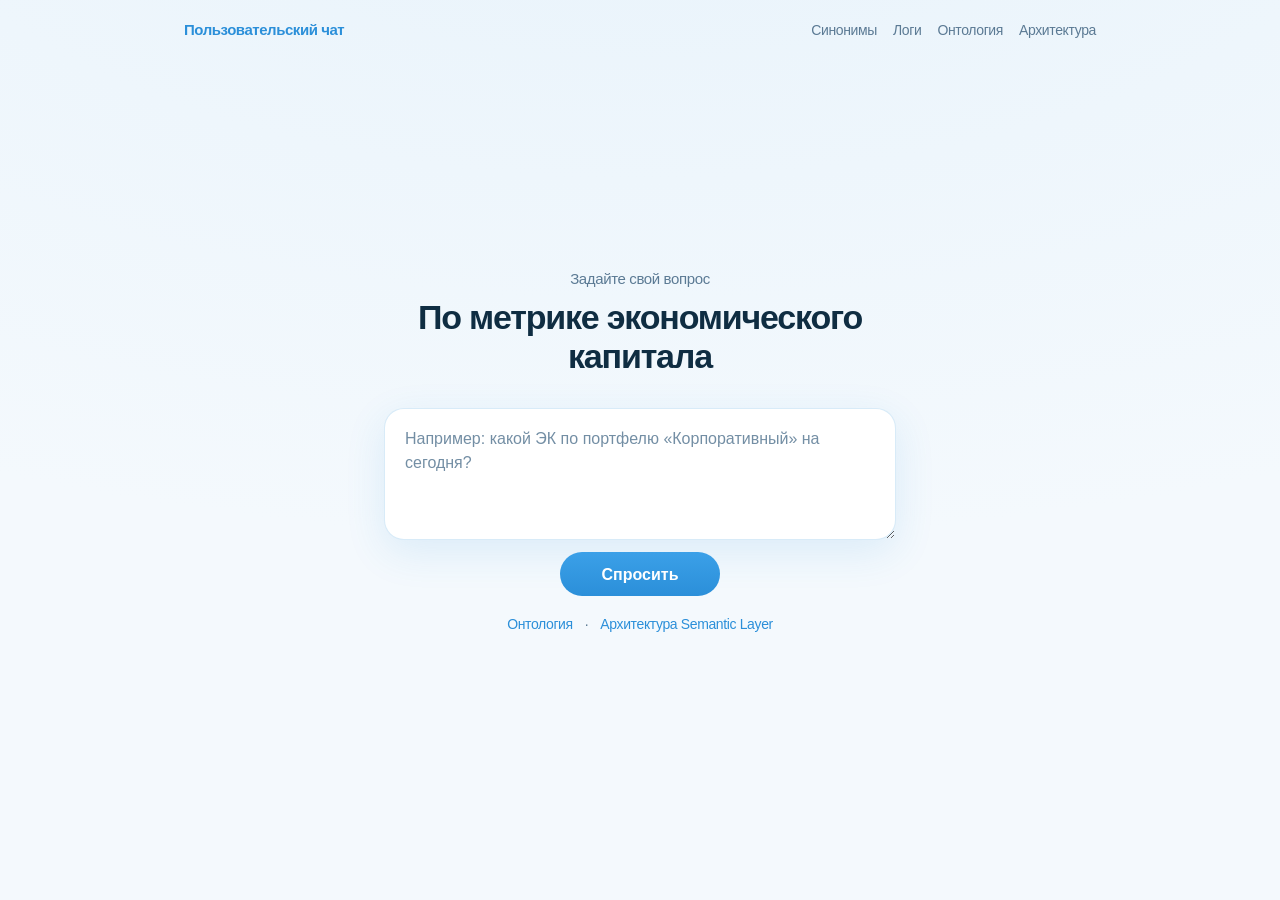
<file: index.html>
<!DOCTYPE html>
<html lang="ru">
  <head>
    <meta charset="utf-8" />
    <meta name="viewport" content="width=device-width, initial-scale=1" />
    <meta name="theme-color" content="#f4f9fd" />
    <title>Пользовательский чат — вопрос по метрике</title>
    <meta name="description" content="Задайте вопрос по экономическому капиталу." />
    <link rel="icon" href="assets/mark.svg" type="image/svg+xml" />
    <link rel="stylesheet" href="styles.css" />
    <link rel="stylesheet" href="pages.css" />
  </head>
  <body>
    <header class="top top--row">
      <span class="top__brand">Пользовательский чат</span>
      <nav class="top__nav">
        <a class="top__link" href="synonyms.html">Синонимы</a>
        <a class="top__link" href="logs.html">Логи</a>
        <a class="top__link" href="ontology.html">Онтология</a>
        <a class="top__link" href="architecture.html">Архитектура</a>
      </nav>
    </header>

    <main class="page">
      <p class="hint">Задайте свой вопрос</p>
      <h1 class="title">По метрике экономического капитала</h1>

      <form class="ask" id="ask-form" novalidate>
        <label class="sr-only" for="question">Ваш вопрос</label>
        <textarea
          id="question"
          name="question"
          class="ask__input"
          rows="4"
          placeholder="Например: какой ЭК по портфелю «Корпоративный» на сегодня?"
          required
        ></textarea>
        <button class="ask__btn" type="submit" id="ask-submit">Спросить</button>
      </form>

      <p class="page-links">
        <a href="ontology.html">Онтология</a>
        ·
        <a href="architecture.html">Архитектура Semantic Layer</a>
      </p>

      <div class="clarify" id="clarify" hidden aria-live="polite">
        <p class="clarify__label">Уточнение</p>
        <p class="clarify__text" id="clarify-text"></p>
        <p class="clarify__hint-mode" id="clarify-hint-mode" hidden></p>
        <button type="button" class="clarify__reset" id="clarify-reset" hidden>
          Отменить уточнение и задать новый вопрос
        </button>
        <div class="clarify__actions" id="clarify-confirm-actions">
          <button class="ask__btn clarify__btn" type="button" id="clarify-yes">Да, верно</button>
          <button class="ask__btn clarify__btn clarify__btn--ghost" type="button" id="clarify-no">
            Нет
          </button>
        </div>
      </div>
    </main>

    <script src="agents/morphology.js"></script>
    <script src="agents/date-parser.js"></script>
    <script src="agents/attribute-bridge.js"></script>
    <script src="agents/ontology-index.js"></script>
    <script src="agents/synonym-agent.js"></script>
    <script src="agents/semantic-layer-agent.js"></script>
    <script src="agents/sql-agent.js"></script>
    <script src="agents/pipeline.js"></script>
    <script src="ask.js"></script>
  </body>
</html>
</file>
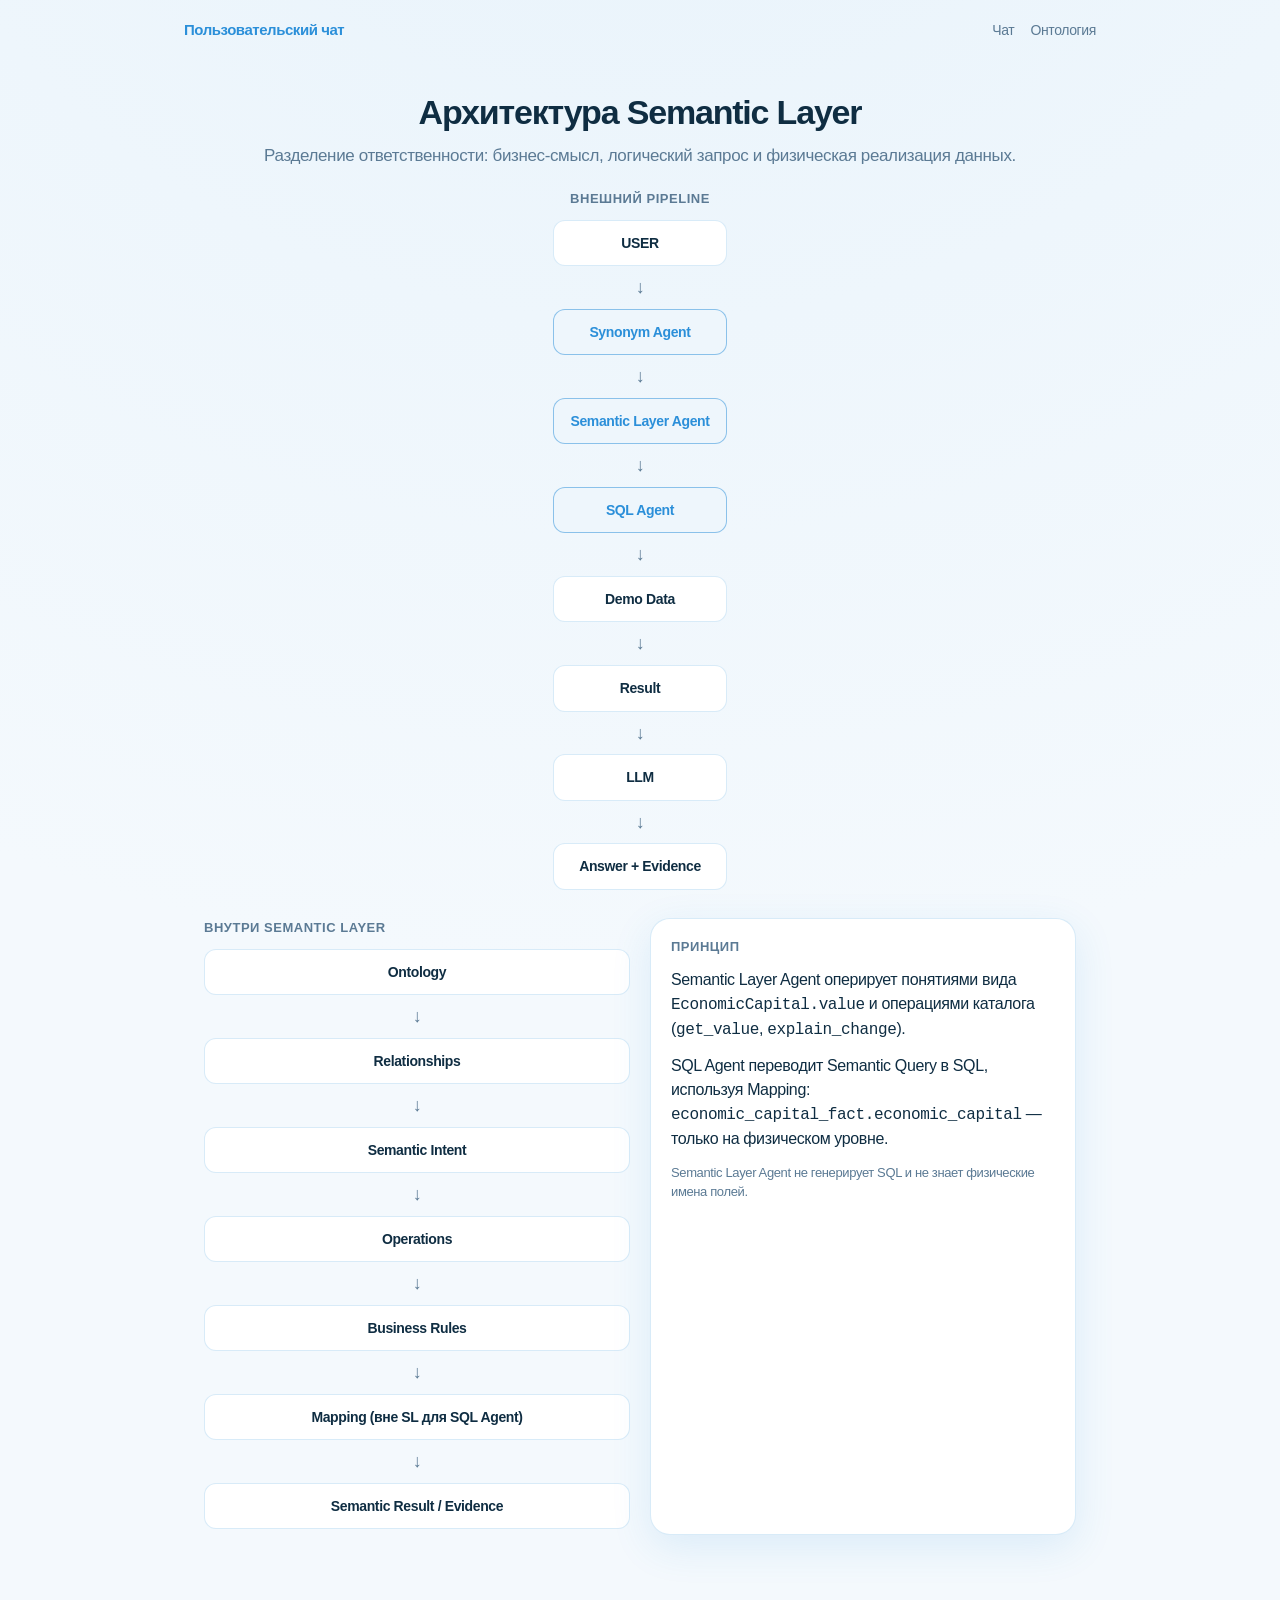
<file: architecture.html>
<!DOCTYPE html>
<html lang="ru">
  <head>
    <meta charset="utf-8" />
    <meta name="viewport" content="width=device-width, initial-scale=1" />
    <title>Пользовательский чат — архитектура Semantic Layer</title>
    <link rel="icon" href="assets/mark.svg" type="image/svg+xml" />
    <link rel="stylesheet" href="styles.css" />
    <link rel="stylesheet" href="pages.css" />
  </head>
  <body>
    <header class="top top--row">
      <a class="top__brand" href="index.html">Пользовательский чат</a>
      <nav class="top__nav">
        <a class="top__link" href="index.html">Чат</a>
        <a class="top__link" href="ontology.html">Онтология</a>
      </nav>
    </header>

    <main class="page page--wide">
      <h1 class="title">Архитектура Semantic Layer</h1>
      <p class="panel__lead">
        Разделение ответственности: бизнес-смысл, логический запрос и физическая реализация данных.
      </p>

      <h2 class="pipe-step__title">Внешний pipeline</h2>
      <div class="arch-diagram">
        <div class="arch-box">USER</div>
        <div class="arch-arrow">↓</div>
        <div class="arch-box arch-box--accent">Synonym Agent</div>
        <div class="arch-arrow">↓</div>
        <div class="arch-box arch-box--accent">Semantic Layer Agent</div>
        <div class="arch-arrow">↓</div>
        <div class="arch-box arch-box--accent">SQL Agent</div>
        <div class="arch-arrow">↓</div>
        <div class="arch-box">Demo Data</div>
        <div class="arch-arrow">↓</div>
        <div class="arch-box">Result</div>
        <div class="arch-arrow">↓</div>
        <div class="arch-box">LLM</div>
        <div class="arch-arrow">↓</div>
        <div class="arch-box">Answer + Evidence</div>
      </div>

      <div class="arch-columns">
        <div>
          <h2 class="pipe-step__title">Внутри Semantic Layer</h2>
          <div class="arch-diagram">
            <div class="arch-box">Ontology</div>
            <div class="arch-arrow">↓</div>
            <div class="arch-box">Relationships</div>
            <div class="arch-arrow">↓</div>
            <div class="arch-box">Semantic Intent</div>
            <div class="arch-arrow">↓</div>
            <div class="arch-box">Operations</div>
            <div class="arch-arrow">↓</div>
            <div class="arch-box">Business Rules</div>
            <div class="arch-arrow">↓</div>
            <div class="arch-box">Mapping (вне SL для SQL Agent)</div>
            <div class="arch-arrow">↓</div>
            <div class="arch-box">Semantic Result / Evidence</div>
          </div>
        </div>
        <div class="pipe-step">
          <h2 class="pipe-step__title">Принцип</h2>
          <p class="pipe-text">
            Semantic Layer Agent оперирует понятиями вида <code>EconomicCapital.value</code> и
            операциями каталога (<code>get_value</code>, <code>explain_change</code>).
          </p>
          <p class="pipe-text" style="margin-top: 12px">
            SQL Agent переводит Semantic Query в SQL, используя Mapping:
            <code>economic_capital_fact.economic_capital</code> — только на физическом уровне.
          </p>
          <p class="pipe-meta" style="margin-top: 12px">
            Semantic Layer Agent не генерирует SQL и не знает физические имена полей.
          </p>
        </div>
      </div>
    </main>
  </body>
</html>
</file>
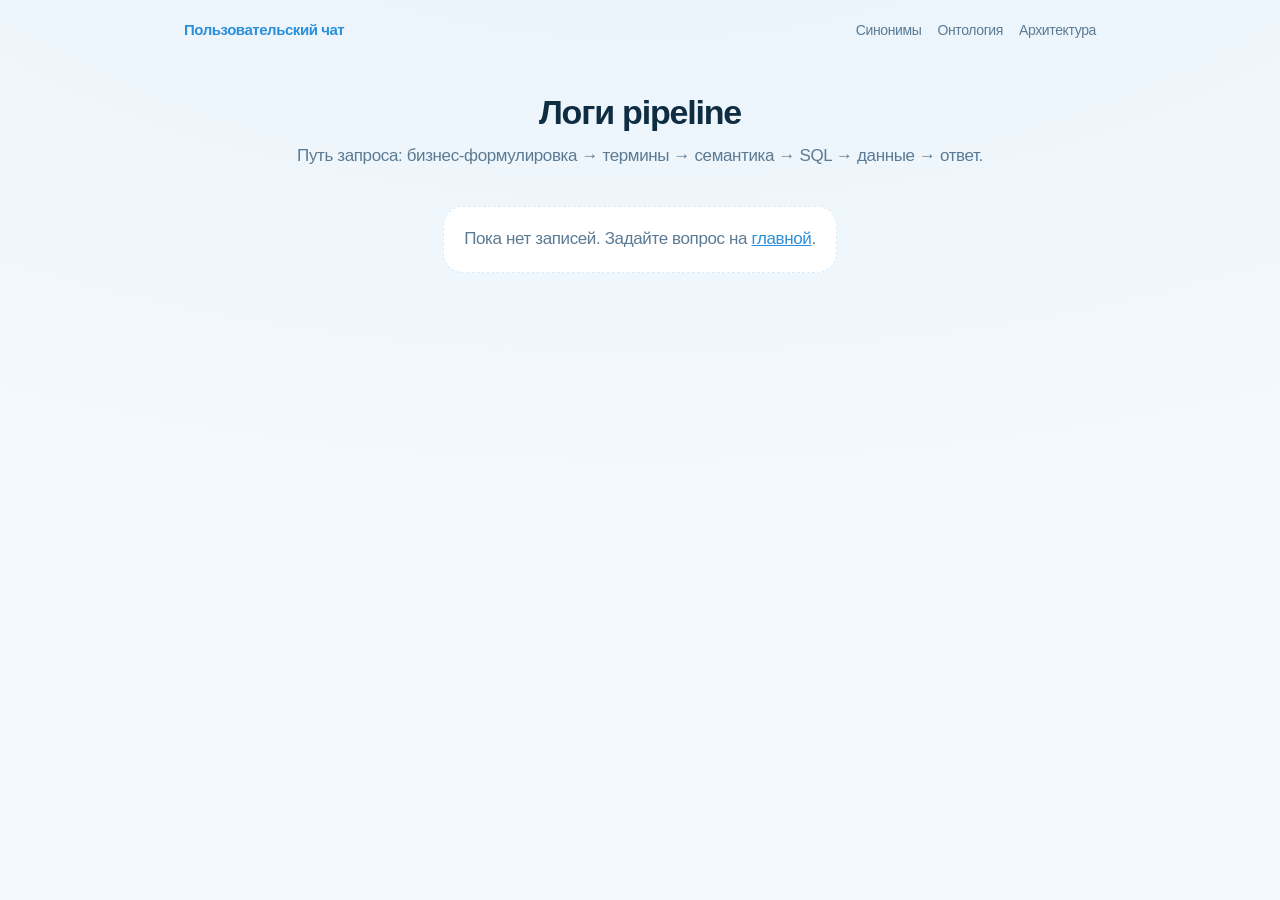
<file: logs.html>
<!DOCTYPE html>
<html lang="ru">
  <head>
    <meta charset="utf-8" />
    <meta name="viewport" content="width=device-width, initial-scale=1" />
    <meta name="theme-color" content="#f4f9fd" />
    <title>Пользовательский чат — логи pipeline</title>
    <link rel="icon" href="assets/mark.svg" type="image/svg+xml" />
    <link rel="stylesheet" href="styles.css" />
    <link rel="stylesheet" href="pages.css" />
  </head>
  <body>
    <header class="top top--row">
      <a class="top__brand" href="index.html">Пользовательский чат</a>
      <nav class="top__nav">
        <a class="top__link" href="synonyms.html">Синонимы</a>
        <a class="top__link" href="ontology.html">Онтология</a>
        <a class="top__link" href="architecture.html">Архитектура</a>
      </nav>
    </header>

    <main class="page page--wide">
      <h1 class="title">Логи pipeline</h1>
      <p class="panel__lead">
        Путь запроса: бизнес-формулировка → термины → семантика → SQL → данные → ответ.
      </p>

      <div id="pipeline-root" hidden></div>
      <p class="empty" id="log-empty">Пока нет записей. Задайте вопрос на <a href="index.html">главной</a>.</p>
      <ul class="log-history" id="log-history" hidden></ul>
    </main>

    <script src="logs-page.js"></script>
  </body>
</html>
</file>
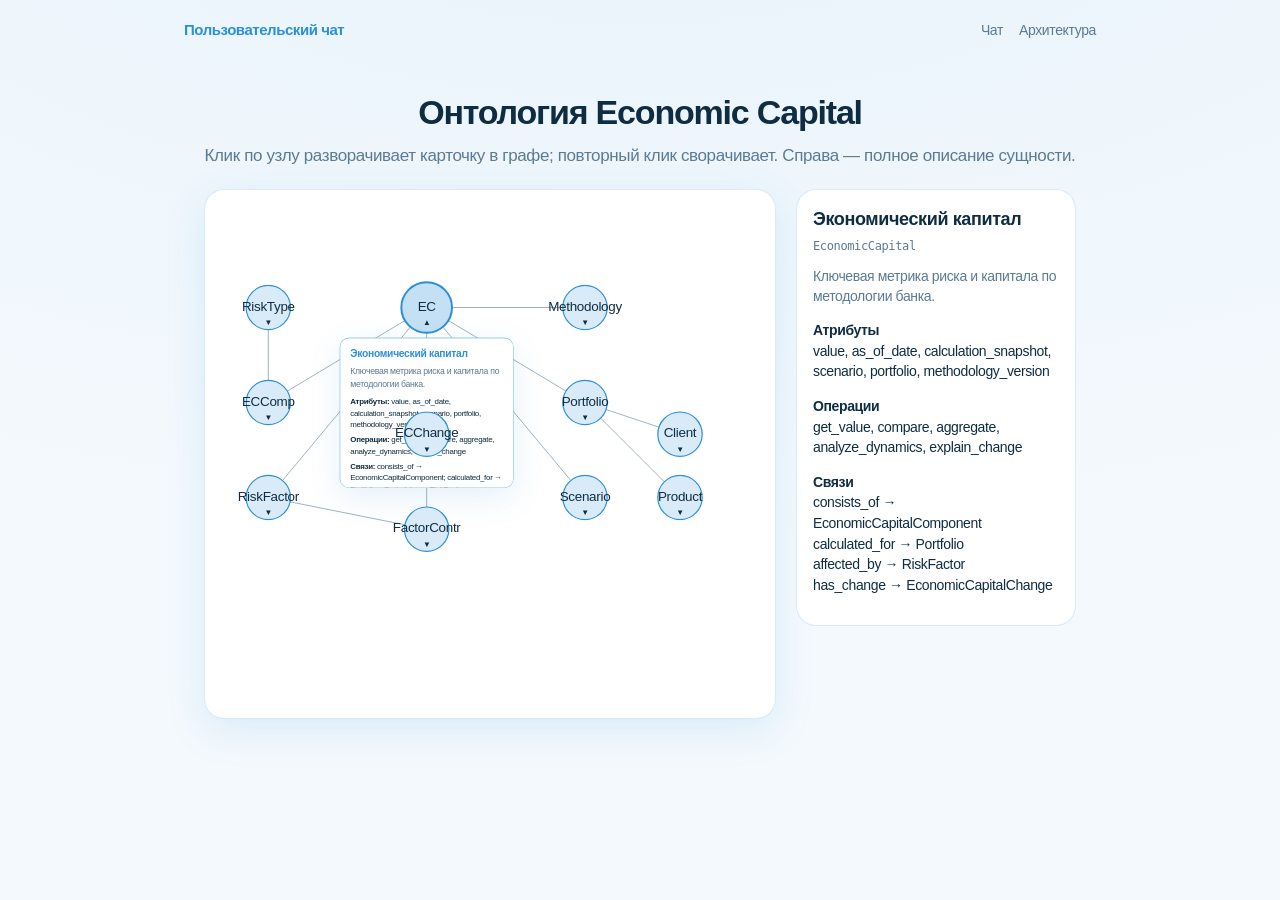
<file: ontology.html>
<!DOCTYPE html>
<html lang="ru">
  <head>
    <meta charset="utf-8" />
    <meta name="viewport" content="width=device-width, initial-scale=1" />
    <title>Пользовательский чат — онтология</title>
    <link rel="icon" href="assets/mark.svg" type="image/svg+xml" />
    <link rel="stylesheet" href="styles.css" />
    <link rel="stylesheet" href="pages.css" />
  </head>
  <body>
    <header class="top top--row">
      <a class="top__brand" href="index.html">Пользовательский чат</a>
      <nav class="top__nav">
        <a class="top__link" href="index.html">Чат</a>
        <a class="top__link" href="architecture.html">Архитектура</a>
      </nav>
    </header>

    <main class="page page--wide">
      <h1 class="title">Онтология Economic Capital</h1>
      <p class="panel__lead">
        Клик по узлу разворачивает карточку в графе; повторный клик сворачивает. Справа — полное описание сущности.
      </p>

      <div class="ontology-layout">
        <div class="ontology-graph" id="ontology-graph" aria-label="Граф онтологии"></div>
        <aside class="ontology-detail" id="ontology-detail">
          <p class="pipe-meta">Выберите сущность на графе</p>
        </aside>
      </div>
    </main>

    <script src="ontology-page.js"></script>
  </body>
</html>
</file>
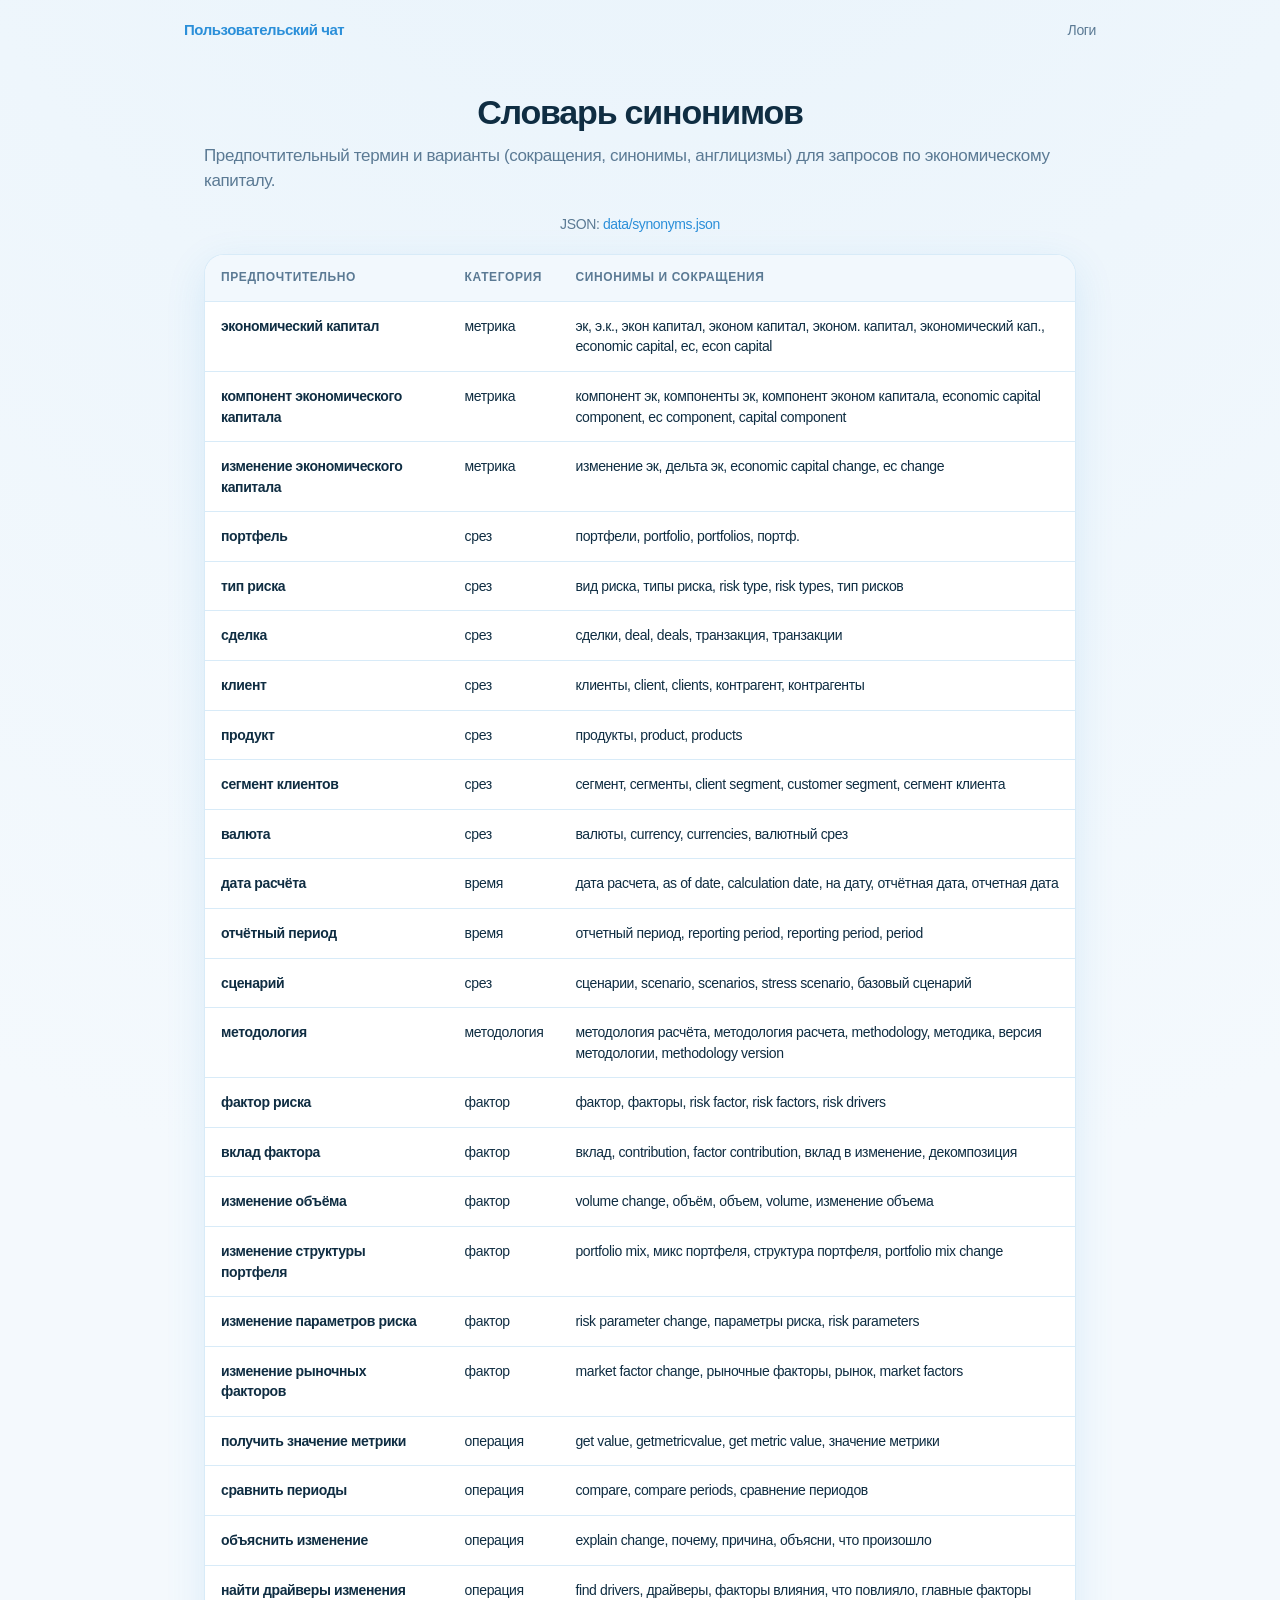
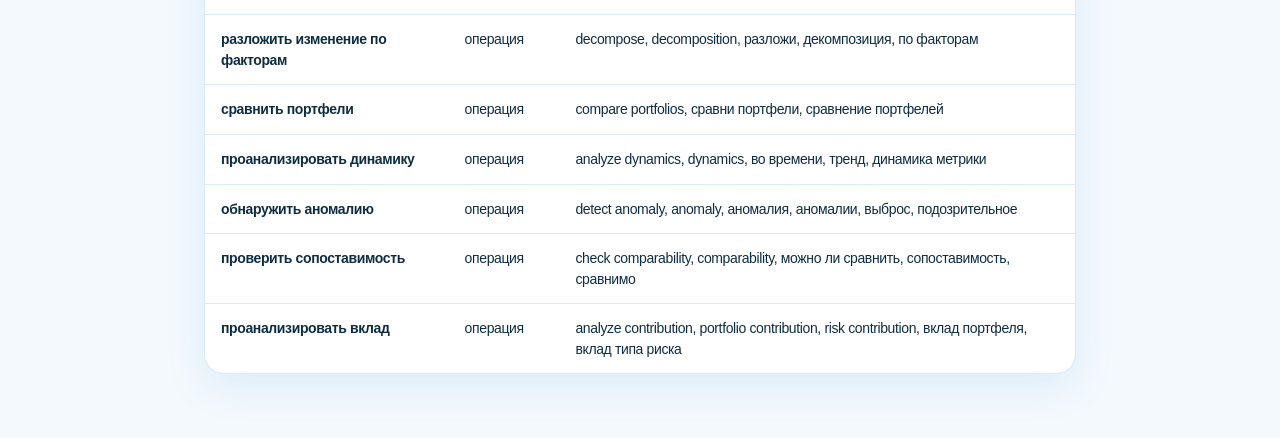
<file: synonyms.html>
<!DOCTYPE html>
<html lang="ru">
  <head>
    <meta charset="utf-8" />
    <meta name="viewport" content="width=device-width, initial-scale=1" />
    <meta name="theme-color" content="#f4f9fd" />
    <title>Пользовательский чат — словарь синонимов</title>
    <link rel="icon" href="assets/mark.svg" type="image/svg+xml" />
    <link rel="stylesheet" href="styles.css" />
    <link rel="stylesheet" href="pages.css" />
  </head>
  <body>
    <header class="top top--row">
      <a class="top__brand" href="index.html">Пользовательский чат</a>
      <a class="top__link" href="logs.html">Логи</a>
    </header>

    <main class="page page--wide">
      <h1 class="title">Словарь синонимов</h1>
      <p class="panel__lead">
        Предпочтительный термин и варианты (сокращения, синонимы, англицизмы) для запросов по
        экономическому капиталу.
      </p>
      <p class="meta-link">
        JSON: <a href="data/synonyms.json">data/synonyms.json</a>
      </p>
      <div class="table-wrap">
        <table class="data-table" id="synonyms-table">
          <thead>
            <tr>
              <th>Предпочтительно</th>
              <th>Категория</th>
              <th>Синонимы и сокращения</th>
            </tr>
          </thead>
          <tbody></tbody>
        </table>
      </div>
    </main>

    <script src="synonyms-page.js"></script>
  </body>
</html>
</file>
<file: styles.css>
:root {
  --bg: #f4f9fd;
  --bg-deep: #e8f3fb;
  --surface: #ffffff;
  --text: #0f2d42;
  --muted: #5b7a94;
  --accent: #2b8fd9;
  --accent-hover: #1f7ec4;
  --accent-soft: #d6ebf8;
  --line: rgba(43, 143, 217, 0.18);
  --radius: 20px;
  --shadow: 0 12px 40px rgba(43, 143, 217, 0.12);
}

* {
  box-sizing: border-box;
}

html,
body {
  margin: 0;
  min-height: 100%;
}

body {
  font-family: -apple-system, BlinkMacSystemFont, "SF Pro Text", "Segoe UI", Helvetica,
    Arial, sans-serif;
  font-size: 17px;
  line-height: 1.47;
  letter-spacing: -0.022em;
  color: var(--text);
  background: radial-gradient(ellipse 120% 80% at 50% -20%, var(--bg-deep), var(--bg));
  -webkit-font-smoothing: antialiased;
}

.sr-only {
  position: absolute;
  width: 1px;
  height: 1px;
  padding: 0;
  margin: -1px;
  overflow: hidden;
  clip: rect(0, 0, 0, 0);
  border: 0;
}

.top {
  padding: 20px 24px;
}

.top__brand {
  font-size: 15px;
  font-weight: 600;
  line-height: 1.25;
  max-width: 12rem;
  letter-spacing: -0.03em;
  color: var(--accent);
}

.top__nav {
  display: flex;
  gap: 16px;
}

.page {
  max-width: 560px;
  margin: 0 auto;
  padding: 24px 24px 64px;
  min-height: calc(100vh - 64px);
  display: flex;
  flex-direction: column;
  align-items: center;
  justify-content: center;
  text-align: center;
}

.hint {
  margin: 0 0 8px;
  font-size: 15px;
  font-weight: 500;
  color: var(--muted);
}

.title {
  margin: 0 0 32px;
  font-size: clamp(26px, 5vw, 34px);
  font-weight: 700;
  letter-spacing: -0.035em;
  line-height: 1.15;
  color: var(--text);
}

.ask {
  width: 100%;
  display: flex;
  flex-direction: column;
  gap: 12px;
}

.ask__input {
  width: 100%;
  min-height: 120px;
  padding: 18px 20px;
  border: 1px solid var(--line);
  border-radius: var(--radius);
  font: inherit;
  font-size: 16px;
  color: var(--text);
  background: var(--surface);
  box-shadow: var(--shadow);
  resize: vertical;
  transition: border-color 0.2s ease, box-shadow 0.2s ease;
}

.ask__input::placeholder {
  color: color-mix(in srgb, var(--muted) 85%, transparent);
}

.ask__input:focus {
  outline: none;
  border-color: color-mix(in srgb, var(--accent) 55%, transparent);
  box-shadow: 0 0 0 4px var(--accent-soft), var(--shadow);
}

.ask__btn {
  align-self: center;
  min-width: 160px;
  min-height: 44px;
  padding: 0 28px;
  border: 0;
  border-radius: 999px;
  font: inherit;
  font-size: 16px;
  font-weight: 600;
  color: #fff;
  background: linear-gradient(180deg, #3ba0e8 0%, var(--accent) 100%);
  cursor: pointer;
  transition: transform 0.15s ease, filter 0.2s ease;
}

.ask__btn:hover {
  filter: brightness(1.05);
}

.ask__btn:active {
  transform: scale(0.98);
}

.answer {
  width: 100%;
  margin-top: 28px;
  padding: 20px 22px;
  text-align: left;
  border-radius: var(--radius);
  background: var(--surface);
  border: 1px solid var(--line);
  box-shadow: var(--shadow);
  animation: fade-in 0.35s ease;
}

@keyframes fade-in {
  from {
    opacity: 0;
    transform: translateY(8px);
  }
  to {
    opacity: 1;
    transform: translateY(0);
  }
}

.answer__label {
  margin: 0 0 8px;
  font-size: 12px;
  font-weight: 600;
  letter-spacing: 0.04em;
  text-transform: uppercase;
  color: var(--muted);
}

.answer__text {
  margin: 0;
  font-size: 16px;
  line-height: 1.5;
  color: var(--text);
}
</file>
<file: pages.css>
.top--row {
  display: flex;
  align-items: center;
  justify-content: space-between;
  max-width: 960px;
  margin-inline: auto;
}

.top__brand {
  text-decoration: none;
  color: var(--accent);
}

.top__link {
  font-size: 14px;
  font-weight: 500;
  color: var(--muted);
  text-decoration: none;
}

.top__link:hover {
  color: var(--accent);
}

.page--wide {
  max-width: 920px;
  justify-content: flex-start;
  padding-top: 32px;
  text-align: left;
}

.page--wide .title {
  margin-bottom: 12px;
}

.panel__lead {
  margin: 0 0 20px;
  color: var(--muted);
  font-size: 17px;
}

.meta-link {
  margin: 0 0 20px;
  font-size: 14px;
  color: var(--muted);
}

.meta-link a {
  color: var(--accent);
  text-decoration: none;
  font-weight: 500;
}

.table-wrap {
  overflow-x: auto;
  border-radius: var(--radius);
  border: 1px solid var(--line);
  background: var(--surface);
  box-shadow: var(--shadow);
}

.data-table {
  width: 100%;
  border-collapse: collapse;
  font-size: 14px;
  min-width: 640px;
}

.data-table th,
.data-table td {
  padding: 14px 16px;
  text-align: left;
  vertical-align: top;
  border-bottom: 1px solid var(--line);
}

.data-table th {
  font-size: 12px;
  text-transform: uppercase;
  letter-spacing: 0.05em;
  color: var(--muted);
  background: color-mix(in srgb, var(--accent) 6%, var(--surface));
}

.data-table tbody tr:last-child td {
  border-bottom: 0;
}

.data-table td:first-child {
  font-weight: 600;
  width: 28%;
}

.log-flow {
  display: grid;
  gap: 12px;
  align-items: stretch;
}

@media (min-width: 720px) {
  .log-flow {
    grid-template-columns: 1fr auto 1fr;
    align-items: center;
  }
}

.log-card {
  padding: 20px;
  border-radius: var(--radius);
  background: var(--surface);
  border: 1px solid var(--line);
  box-shadow: var(--shadow);
}

.log-card--accent {
  border-color: color-mix(in srgb, var(--accent) 35%, var(--line));
  background: color-mix(in srgb, var(--accent) 5%, var(--surface));
}

.log-card__label {
  margin: 0 0 8px;
  font-size: 12px;
  font-weight: 600;
  letter-spacing: 0.04em;
  text-transform: uppercase;
  color: var(--muted);
}

.log-card__text {
  margin: 0;
  font-size: 16px;
  line-height: 1.5;
}

.log-arrow {
  text-align: center;
  font-size: 28px;
  font-weight: 300;
  color: var(--accent);
}

.empty {
  padding: 20px;
  border-radius: var(--radius);
  background: var(--surface);
  border: 1px dashed var(--line);
  color: var(--muted);
}

.empty a {
  color: var(--accent);
}

.log-history {
  margin: 28px 0 0;
  padding: 0;
  list-style: none;
  display: grid;
  gap: 10px;
}

.log-history li {
  padding: 12px 14px;
  border-radius: var(--radius-sm, 16px);
  font-size: 13px;
  color: var(--muted);
  background: var(--surface);
  border: 1px solid var(--line);
}

.page-links {
  margin-top: 16px;
  display: flex;
  flex-wrap: wrap;
  gap: 12px;
  justify-content: center;
}

.page-links a {
  font-size: 14px;
  color: var(--accent);
  text-decoration: none;
  font-weight: 500;
}

.page-links a:hover {
  text-decoration: underline;
}

@keyframes fade-in {
  from {
    opacity: 0;
    transform: translateY(8px);
  }
  to {
    opacity: 1;
    transform: translateY(0);
  }
}

.clarify {
  width: 100%;
  margin-top: 20px;
  padding: 18px 20px;
  border-radius: var(--radius);
  background: var(--surface);
  border: 1px solid color-mix(in srgb, var(--accent) 30%, var(--line));
  box-shadow: var(--shadow);
  text-align: left;
  animation: fade-in 0.35s ease;
}

.clarify__label {
  margin: 0 0 8px;
  font-size: 12px;
  font-weight: 600;
  letter-spacing: 0.04em;
  text-transform: uppercase;
  color: var(--muted);
}

.clarify__text {
  margin: 0;
  font-size: 16px;
  line-height: 1.45;
}

.clarify__actions {
  display: flex;
  flex-wrap: wrap;
  gap: 10px;
  margin-top: 14px;
}

.clarify--semantic .clarify__actions {
  display: none !important;
}

.clarify--semantic .clarify__hint-mode {
  margin: 10px 0 0;
  font-size: 13px;
  color: var(--muted);
}

.clarify__reset {
  margin-top: 12px;
  font-size: 13px;
  background: none;
  border: none;
  padding: 0;
  color: var(--accent);
  cursor: pointer;
  text-decoration: underline;
}

.clarify__btn {
  min-width: 120px;
}

.clarify__btn--ghost {
  color: var(--accent);
  background: transparent;
  box-shadow: inset 0 0 0 1px color-mix(in srgb, var(--accent) 35%, transparent);
}

.log-note {
  margin-top: 16px;
  padding: 14px 16px;
  border-radius: var(--radius-sm, 16px);
  font-size: 14px;
  color: var(--muted);
  background: color-mix(in srgb, var(--accent) 6%, var(--surface));
  border: 1px solid var(--line);
}

.log-note strong {
  color: var(--text);
}

.page-links {
  margin-top: 18px;
  font-size: 14px;
  color: var(--muted);
}

.page-links a {
  color: var(--accent);
  text-decoration: none;
  font-weight: 500;
}

.page-links a:hover {
  text-decoration: underline;
}

.pipe-step {
  margin-bottom: 22px;
  padding: 18px 20px;
  border-radius: var(--radius);
  border: 1px solid var(--line);
  background: var(--surface);
  box-shadow: var(--shadow);
}

.pipe-step__title {
  margin: 0 0 12px;
  font-size: 13px;
  font-weight: 700;
  letter-spacing: 0.04em;
  text-transform: uppercase;
  color: var(--muted);
}

.pipe-text {
  margin: 0;
  font-size: 16px;
  line-height: 1.5;
}

.pipe-meta {
  margin: 8px 0 0;
  font-size: 13px;
  color: var(--muted);
}

.pipe-list {
  margin: 10px 0 0;
  padding-left: 18px;
  font-size: 14px;
}

.pipe-json,
.pipe-sql,
.pipe-answer {
  margin: 0;
  padding: 14px;
  border-radius: 12px;
  background: color-mix(in srgb, var(--accent) 4%, #fff);
  border: 1px solid var(--line);
  font-size: 12px;
  line-height: 1.45;
  overflow-x: auto;
  white-space: pre-wrap;
  word-break: break-word;
}

.semantic-panel {
  padding: 14px 16px;
  border-radius: 12px;
  border: 1px solid color-mix(in srgb, var(--accent) 35%, var(--line));
  background: color-mix(in srgb, var(--accent) 7%, var(--surface));
}

.semantic-panel__badge {
  margin: 0 0 10px;
  font-size: 11px;
  font-weight: 700;
  letter-spacing: 0.08em;
  text-transform: uppercase;
  color: var(--accent);
}

.semantic-dl {
  margin: 0;
  display: grid;
  grid-template-columns: 140px 1fr;
  gap: 8px 12px;
  font-size: 14px;
}

.semantic-dl dt {
  color: var(--muted);
  font-weight: 500;
}

.semantic-dl dd {
  margin: 0;
}

.ontology-layout {
  display: grid;
  grid-template-columns: 1fr 280px;
  gap: 20px;
  align-items: start;
}

@media (max-width: 800px) {
  .ontology-layout {
    grid-template-columns: 1fr;
  }
}

.ontology-graph {
  min-height: 420px;
  border-radius: var(--radius);
  border: 1px solid var(--line);
  background: var(--surface);
  box-shadow: var(--shadow);
}

.ontology-graph svg {
  width: 100%;
  height: 520px;
}

.ontology-svg {
  overflow: visible;
}

.ontology-node__hit {
  fill: color-mix(in srgb, var(--accent) 18%, #fff);
  stroke: var(--accent);
  stroke-width: 1.5;
  cursor: pointer;
}

.ontology-node--expanded .ontology-node__hit {
  fill: color-mix(in srgb, var(--accent) 28%, #fff);
  stroke-width: 2.5;
}

.ontology-node--selected .ontology-node__hit {
  stroke: color-mix(in srgb, var(--accent) 80%, #000);
}

.ontology-node__label,
.ontology-node__chevron {
  fill: var(--text);
  pointer-events: none;
}

.ontology-node__fo {
  overflow: visible;
}

.ontology-card {
  box-sizing: border-box;
  padding: 10px 12px;
  border-radius: 12px;
  border: 1px solid color-mix(in srgb, var(--accent) 35%, var(--line));
  background: var(--surface);
  box-shadow: var(--shadow);
  font-size: 11px;
  line-height: 1.4;
  color: var(--text);
  max-height: 190px;
  overflow-y: auto;
}

.ontology-card__title {
  margin: 0 0 6px;
  font-size: 13px;
  font-weight: 700;
  color: var(--accent);
}

.ontology-card__text {
  margin: 0 0 8px;
  color: var(--muted);
}

.ontology-card__meta {
  margin: 0 0 6px;
  font-size: 10px;
}

.ontology-card__hint {
  margin: 8px 0 0;
  font-size: 9px;
  color: var(--muted);
  text-transform: uppercase;
  letter-spacing: 0.04em;
}

.ontology-detail__title {
  margin: 0 0 6px;
  font-size: 18px;
}

.ontology-detail__id {
  margin: 0 0 10px;
  font-size: 12px;
  color: var(--muted);
}

.ontology-detail__desc {
  margin: 0 0 12px;
  color: var(--muted);
  line-height: 1.45;
}

.ontology-node {
  cursor: pointer;
}


.ontology-edge {
  stroke: color-mix(in srgb, var(--muted) 60%, transparent);
  stroke-width: 1.2;
  fill: none;
}

.ontology-detail {
  padding: 16px;
  border-radius: var(--radius);
  border: 1px solid var(--line);
  background: var(--surface);
  font-size: 14px;
}

.arch-diagram {
  display: flex;
  flex-direction: column;
  gap: 8px;
  margin-bottom: 28px;
}

.arch-box {
  padding: 12px 16px;
  border-radius: 12px;
  border: 1px solid var(--line);
  background: var(--surface);
  text-align: center;
  font-size: 14px;
  font-weight: 600;
}

.arch-box--accent {
  border-color: color-mix(in srgb, var(--accent) 40%, var(--line));
  background: color-mix(in srgb, var(--accent) 8%, var(--surface));
  color: var(--accent);
}

.arch-arrow {
  text-align: center;
  color: var(--muted);
  font-size: 18px;
}

.arch-columns {
  display: grid;
  grid-template-columns: 1fr 1fr;
  gap: 20px;
}

@media (max-width: 720px) {
  .arch-columns {
    grid-template-columns: 1fr;
  }
}
</file>
